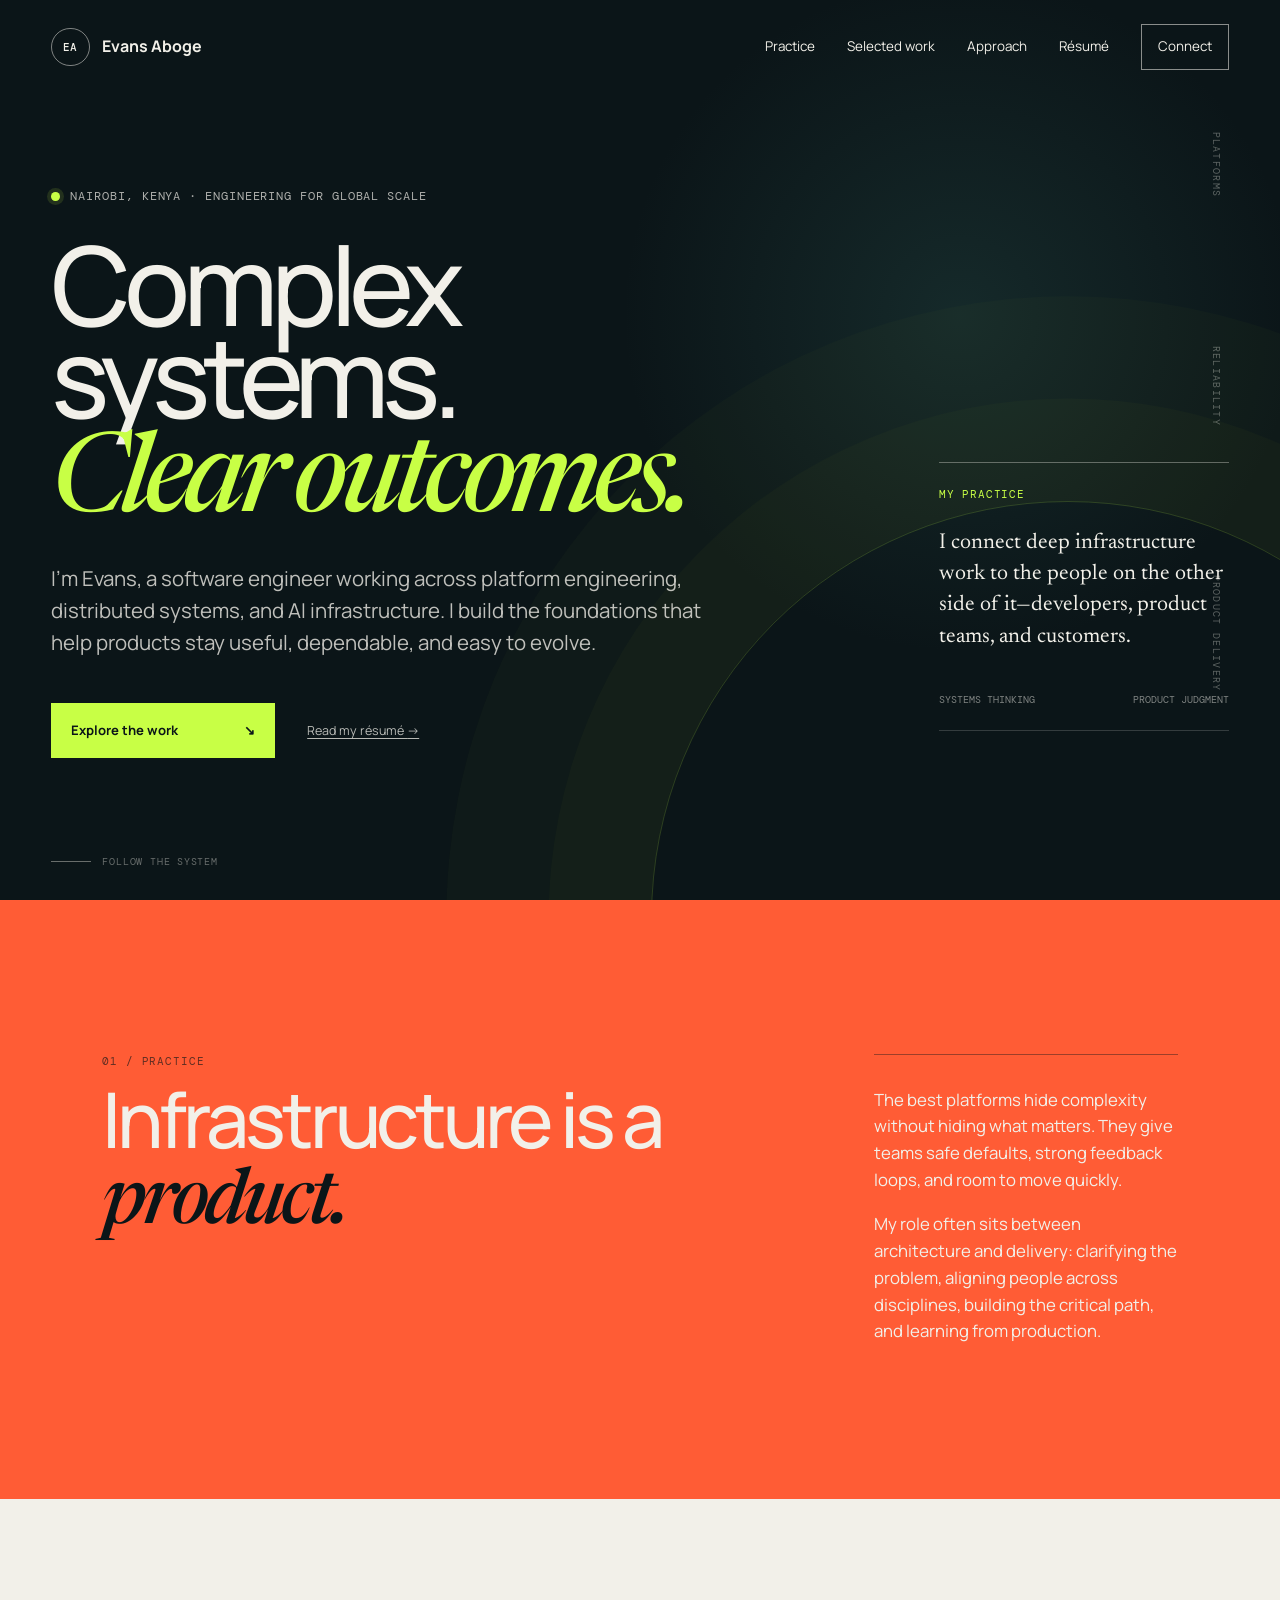
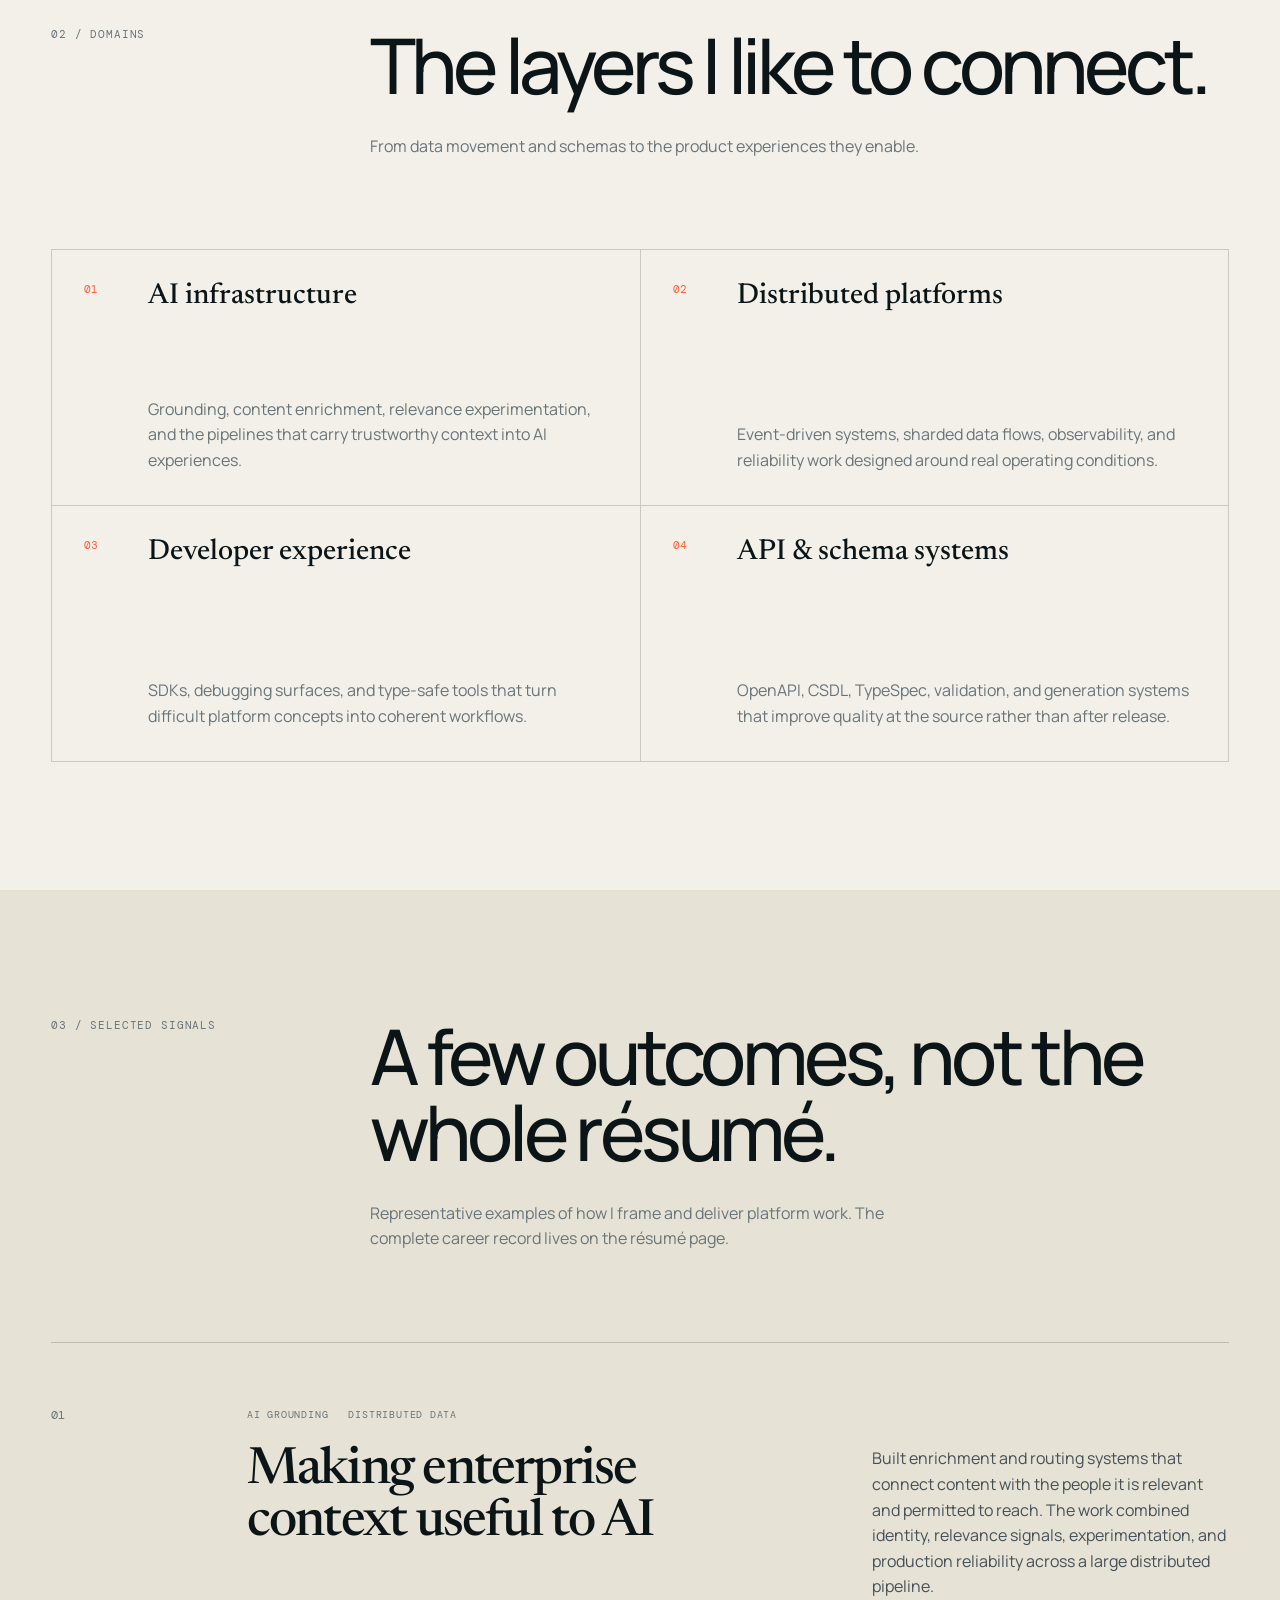
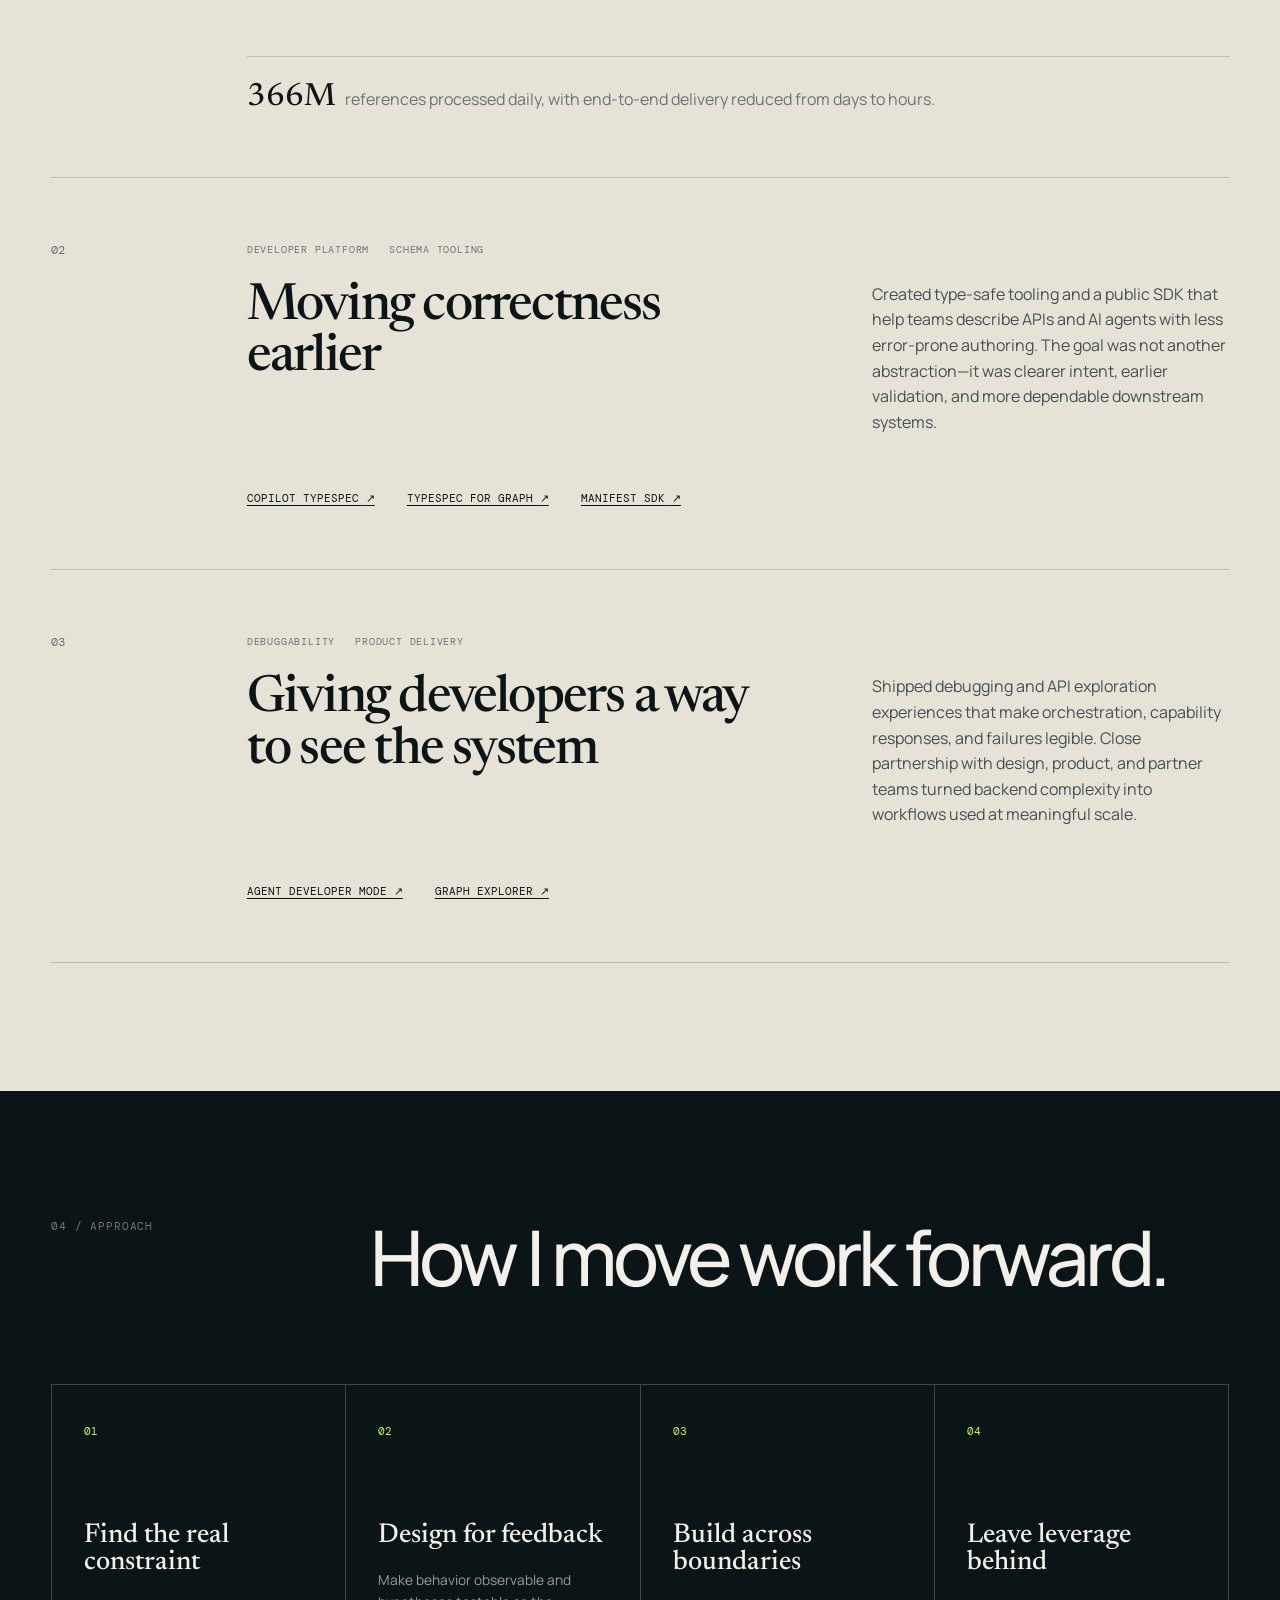
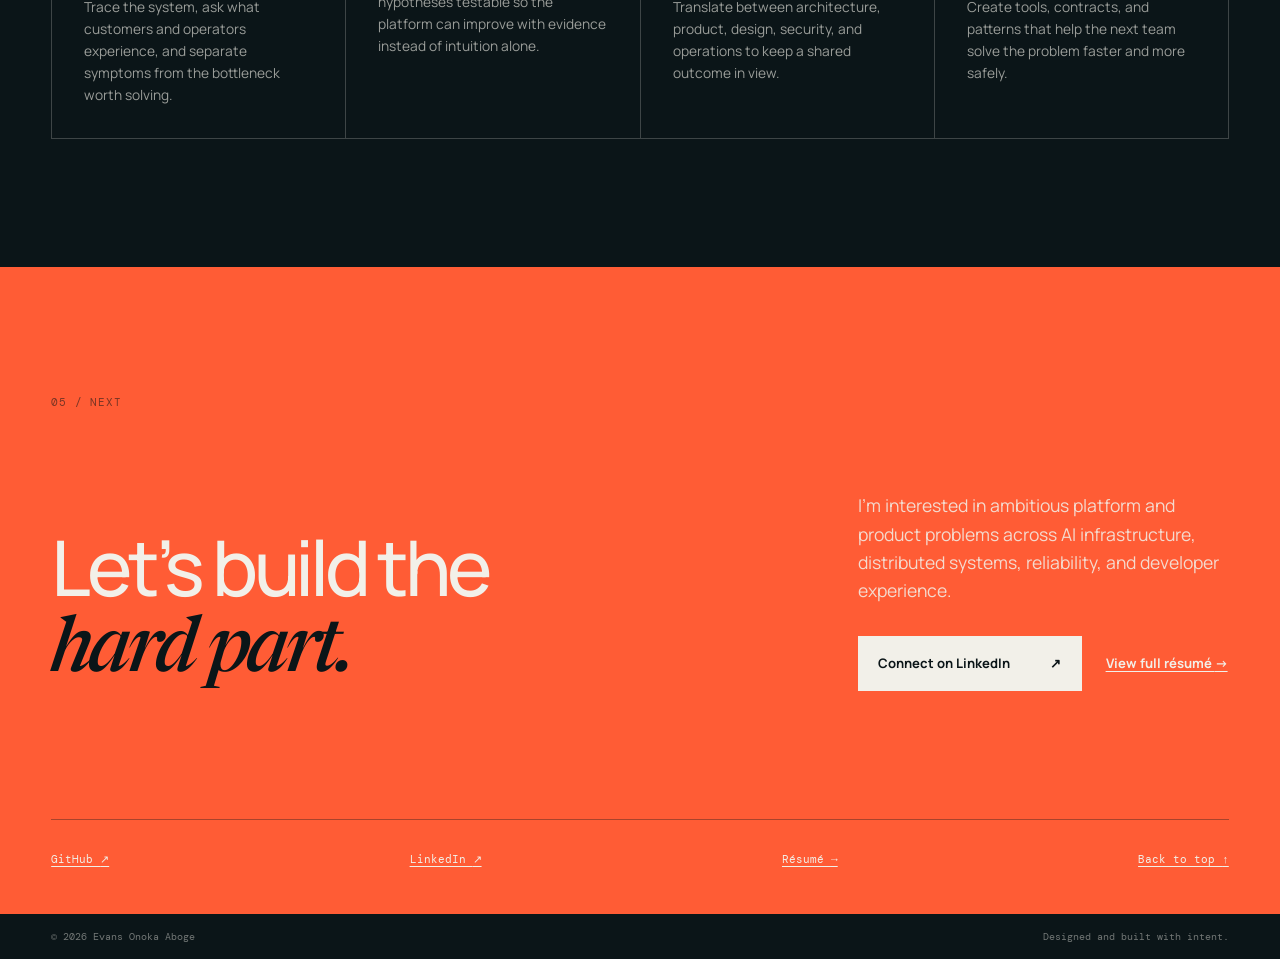
<file: index.html>
<!doctype html>
<html lang="en">
  <head>
    <meta charset="utf-8">
    <meta name="viewport" content="width=device-width, initial-scale=1">
    <meta name="theme-color" content="#0b1518">
    <meta name="description" content="Evans Onoka Aboge designs reliable AI infrastructure, distributed systems, and developer platforms that turn complex engineering into useful products.">
    <meta name="author" content="Evans Onoka Aboge">
    <meta property="og:type" content="website">
    <meta property="og:title" content="Evans Onoka Aboge — Platform engineer">
    <meta property="og:description" content="A portfolio about building dependable platforms for AI, APIs, and the developers who use them.">
    <meta property="og:url" content="https://onokaev.github.io/my-portfolio/">
    <meta property="og:image" content="https://onokaev.github.io/my-portfolio/social-card.svg">
    <meta name="twitter:card" content="summary_large_image">
    <link rel="canonical" href="https://onokaev.github.io/my-portfolio/">
    <link rel="icon" href="favicon.svg" type="image/svg+xml">
    <link rel="preconnect" href="https://fonts.googleapis.com">
    <link rel="preconnect" href="https://fonts.gstatic.com" crossorigin>
    <link href="https://fonts.googleapis.com/css2?family=DM+Mono:wght@400;500&amp;family=Manrope:wght@400;500;600;700&amp;family=Newsreader:opsz,wght@6..72,500&amp;display=swap" rel="stylesheet">
    <script>document.documentElement.classList.add("js");</script>
    <link rel="stylesheet" href="styles.css">
    <title>Evans Onoka Aboge — Platform engineer</title>
    <script type="application/ld+json">
      {
        "@context": "https://schema.org",
        "@type": "Person",
        "name": "Evans Onoka Aboge",
        "jobTitle": "Senior Software Engineer",
        "url": "https://onokaev.github.io/my-portfolio/",
        "sameAs": [
          "https://www.linkedin.com/in/evans-o-425620181",
          "https://github.com/Onokaev"
        ],
        "knowsAbout": ["AI infrastructure", "Distributed systems", "Developer platforms", "API tooling", "Reliability engineering"]
      }
    </script>
  </head>
  <body>
    <a class="skip-link" href="#main-content">Skip to main content</a>

    <header class="site-header">
      <a class="brand" href="./" aria-label="Evans Onoka Aboge, portfolio home">
        <span class="brand-mark" aria-hidden="true">EA</span>
        <span>Evans Aboge</span>
      </a>
      <button class="menu-toggle" type="button" aria-expanded="false" aria-controls="site-nav">
        <span class="sr-only">Toggle navigation</span>
        <span aria-hidden="true"></span>
        <span aria-hidden="true"></span>
      </button>
      <nav id="site-nav" class="site-nav" aria-label="Primary navigation">
        <a href="#practice">Practice</a>
        <a href="#work">Selected work</a>
        <a href="#approach">Approach</a>
        <a href="resume.html">Résumé</a>
        <a class="nav-cta" href="#contact">Connect</a>
      </nav>
    </header>

    <main id="main-content">
      <section class="hero" id="top" aria-labelledby="hero-title">
        <div class="hero-signal" aria-hidden="true">
          <span>PLATFORMS</span>
          <span>RELIABILITY</span>
          <span>PRODUCT DELIVERY</span>
        </div>
        <div class="hero-grid">
          <div class="hero-copy reveal">
            <p class="eyebrow"><span class="status-dot"></span> Nairobi, Kenya · Engineering for global scale</p>
            <h1 id="hero-title">Complex systems.<br><em>Clear outcomes.</em></h1>
            <p class="hero-intro">I’m Evans, a software engineer working across platform engineering, distributed systems, and AI infrastructure. I build the foundations that help products stay useful, dependable, and easy to evolve.</p>
            <div class="hero-actions">
              <a class="button button-primary" href="#work">Explore the work <span aria-hidden="true">↘</span></a>
              <a class="text-link" href="resume.html">Read my résumé <span aria-hidden="true">→</span></a>
            </div>
          </div>
          <aside class="hero-aside reveal" aria-label="Engineering perspective">
            <p class="mono-label">MY PRACTICE</p>
            <p>I connect deep infrastructure work to the people on the other side of it—developers, product teams, and customers.</p>
            <div class="hero-aside-footer">
              <span>SYSTEMS THINKING</span>
              <span>PRODUCT JUDGMENT</span>
            </div>
          </aside>
        </div>
        <div class="scroll-cue" aria-hidden="true"><span></span> Follow the system</div>
      </section>

      <section class="positioning" id="practice" aria-labelledby="practice-title">
        <div class="positioning-quote reveal">
          <p class="section-index">01 / PRACTICE</p>
          <h2 id="practice-title">Infrastructure is a <em>product.</em></h2>
        </div>
        <div class="positioning-copy reveal">
          <p>The best platforms hide complexity without hiding what matters. They give teams safe defaults, strong feedback loops, and room to move quickly.</p>
          <p>My role often sits between architecture and delivery: clarifying the problem, aligning people across disciplines, building the critical path, and learning from production.</p>
        </div>
      </section>

      <section class="capabilities" aria-labelledby="domains-title">
        <div class="section-heading reveal">
          <p class="section-index">02 / DOMAINS</p>
          <h2 id="domains-title">The layers I like to connect.</h2>
          <p>From data movement and schemas to the product experiences they enable.</p>
        </div>
        <div class="capability-grid">
          <article class="capability reveal">
            <span>01</span>
            <h3>AI infrastructure</h3>
            <p>Grounding, content enrichment, relevance experimentation, and the pipelines that carry trustworthy context into AI experiences.</p>
          </article>
          <article class="capability reveal">
            <span>02</span>
            <h3>Distributed platforms</h3>
            <p>Event-driven systems, sharded data flows, observability, and reliability work designed around real operating conditions.</p>
          </article>
          <article class="capability reveal">
            <span>03</span>
            <h3>Developer experience</h3>
            <p>SDKs, debugging surfaces, and type-safe tools that turn difficult platform concepts into coherent workflows.</p>
          </article>
          <article class="capability reveal">
            <span>04</span>
            <h3>API &amp; schema systems</h3>
            <p>OpenAPI, CSDL, TypeSpec, validation, and generation systems that improve quality at the source rather than after release.</p>
          </article>
        </div>
      </section>

      <section class="work" id="work" aria-labelledby="work-title">
        <div class="section-heading reveal">
          <p class="section-index">03 / SELECTED SIGNALS</p>
          <h2 id="work-title">A few outcomes, not the whole résumé.</h2>
          <p>Representative examples of how I frame and deliver platform work. The complete career record lives on the résumé page.</p>
        </div>
        <div class="case-list">
          <article class="case-card reveal">
            <div class="case-number">01</div>
            <div class="case-main">
              <div class="case-meta"><span>AI GROUNDING</span><span>DISTRIBUTED DATA</span></div>
              <h3>Making enterprise context useful to AI</h3>
              <p>Built enrichment and routing systems that connect content with the people it is relevant and permitted to reach. The work combined identity, relevance signals, experimentation, and production reliability across a large distributed pipeline.</p>
              <p class="case-signal"><strong>366M</strong> references processed daily, with end-to-end delivery reduced from days to hours.</p>
            </div>
          </article>
          <article class="case-card reveal">
            <div class="case-number">02</div>
            <div class="case-main">
              <div class="case-meta"><span>DEVELOPER PLATFORM</span><span>SCHEMA TOOLING</span></div>
              <h3>Moving correctness earlier</h3>
              <p>Created type-safe tooling and a public SDK that help teams describe APIs and AI agents with less error-prone authoring. The goal was not another abstraction—it was clearer intent, earlier validation, and more dependable downstream systems.</p>
              <div class="evidence-links" aria-label="Public examples">
                <a href="https://learn.microsoft.com/en-us/microsoft-365/copilot/extensibility/overview-typespec" target="_blank" rel="noreferrer">Copilot TypeSpec <span aria-hidden="true">↗</span></a>
                <a href="https://www.npmjs.com/package/@microsoft/typespec-msgraph?activeTab=readme" target="_blank" rel="noreferrer">TypeSpec for Graph <span aria-hidden="true">↗</span></a>
                <a href="https://www.nuget.org/packages/Microsoft.DeclarativeAgents.Manifest/5.0.0-rc.6" target="_blank" rel="noreferrer">Manifest SDK <span aria-hidden="true">↗</span></a>
              </div>
            </div>
          </article>
          <article class="case-card reveal">
            <div class="case-number">03</div>
            <div class="case-main">
              <div class="case-meta"><span>DEBUGGABILITY</span><span>PRODUCT DELIVERY</span></div>
              <h3>Giving developers a way to see the system</h3>
              <p>Shipped debugging and API exploration experiences that make orchestration, capability responses, and failures legible. Close partnership with design, product, and partner teams turned backend complexity into workflows used at meaningful scale.</p>
              <div class="evidence-links" aria-label="Public examples">
                <a href="https://learn.microsoft.com/en-us/microsoft-365/copilot/extensibility/debugging-agents-copilot-studio" target="_blank" rel="noreferrer">Agent Developer Mode <span aria-hidden="true">↗</span></a>
                <a href="https://developer.microsoft.com/en-us/graph/graph-explorer" target="_blank" rel="noreferrer">Graph Explorer <span aria-hidden="true">↗</span></a>
              </div>
            </div>
          </article>
        </div>
      </section>

      <section class="approach" id="approach" aria-labelledby="approach-title">
        <div class="section-heading reveal">
          <p class="section-index">04 / APPROACH</p>
          <h2 id="approach-title">How I move work forward.</h2>
        </div>
        <ol class="principle-grid">
          <li class="reveal"><span>01</span><h3>Find the real constraint</h3><p>Trace the system, ask what customers and operators experience, and separate symptoms from the bottleneck worth solving.</p></li>
          <li class="reveal"><span>02</span><h3>Design for feedback</h3><p>Make behavior observable and hypotheses testable so the platform can improve with evidence instead of intuition alone.</p></li>
          <li class="reveal"><span>03</span><h3>Build across boundaries</h3><p>Translate between architecture, product, design, security, and operations to keep a shared outcome in view.</p></li>
          <li class="reveal"><span>04</span><h3>Leave leverage behind</h3><p>Create tools, contracts, and patterns that help the next team solve the problem faster and more safely.</p></li>
        </ol>
      </section>

      <section class="contact" id="contact" aria-labelledby="contact-title">
        <p class="section-index reveal">05 / NEXT</p>
        <div class="contact-grid">
          <h2 id="contact-title" class="reveal">Let’s build the<br><em>hard part.</em></h2>
          <div class="contact-copy reveal">
            <p>I’m interested in ambitious platform and product problems across AI infrastructure, distributed systems, reliability, and developer experience.</p>
            <div class="contact-actions">
              <a class="button button-light" href="https://www.linkedin.com/in/evans-o-425620181" target="_blank" rel="noreferrer">Connect on LinkedIn <span aria-hidden="true">↗</span></a>
              <a class="contact-resume-link" href="resume.html">View full résumé <span aria-hidden="true">→</span></a>
            </div>
          </div>
        </div>
        <div class="contact-footer">
          <a href="https://github.com/Onokaev" target="_blank" rel="noreferrer">GitHub <span aria-hidden="true">↗</span></a>
          <a href="https://www.linkedin.com/in/evans-o-425620181" target="_blank" rel="noreferrer">LinkedIn <span aria-hidden="true">↗</span></a>
          <a href="resume.html">Résumé <span aria-hidden="true">→</span></a>
          <a href="#top">Back to top <span aria-hidden="true">↑</span></a>
        </div>
      </section>
    </main>

    <footer class="site-footer">
      <p>© <span id="year">2026</span> Evans Onoka Aboge</p>
      <p>Designed and built with intent.</p>
    </footer>
    <script src="script.js"></script>
  </body>
</html>
</file>
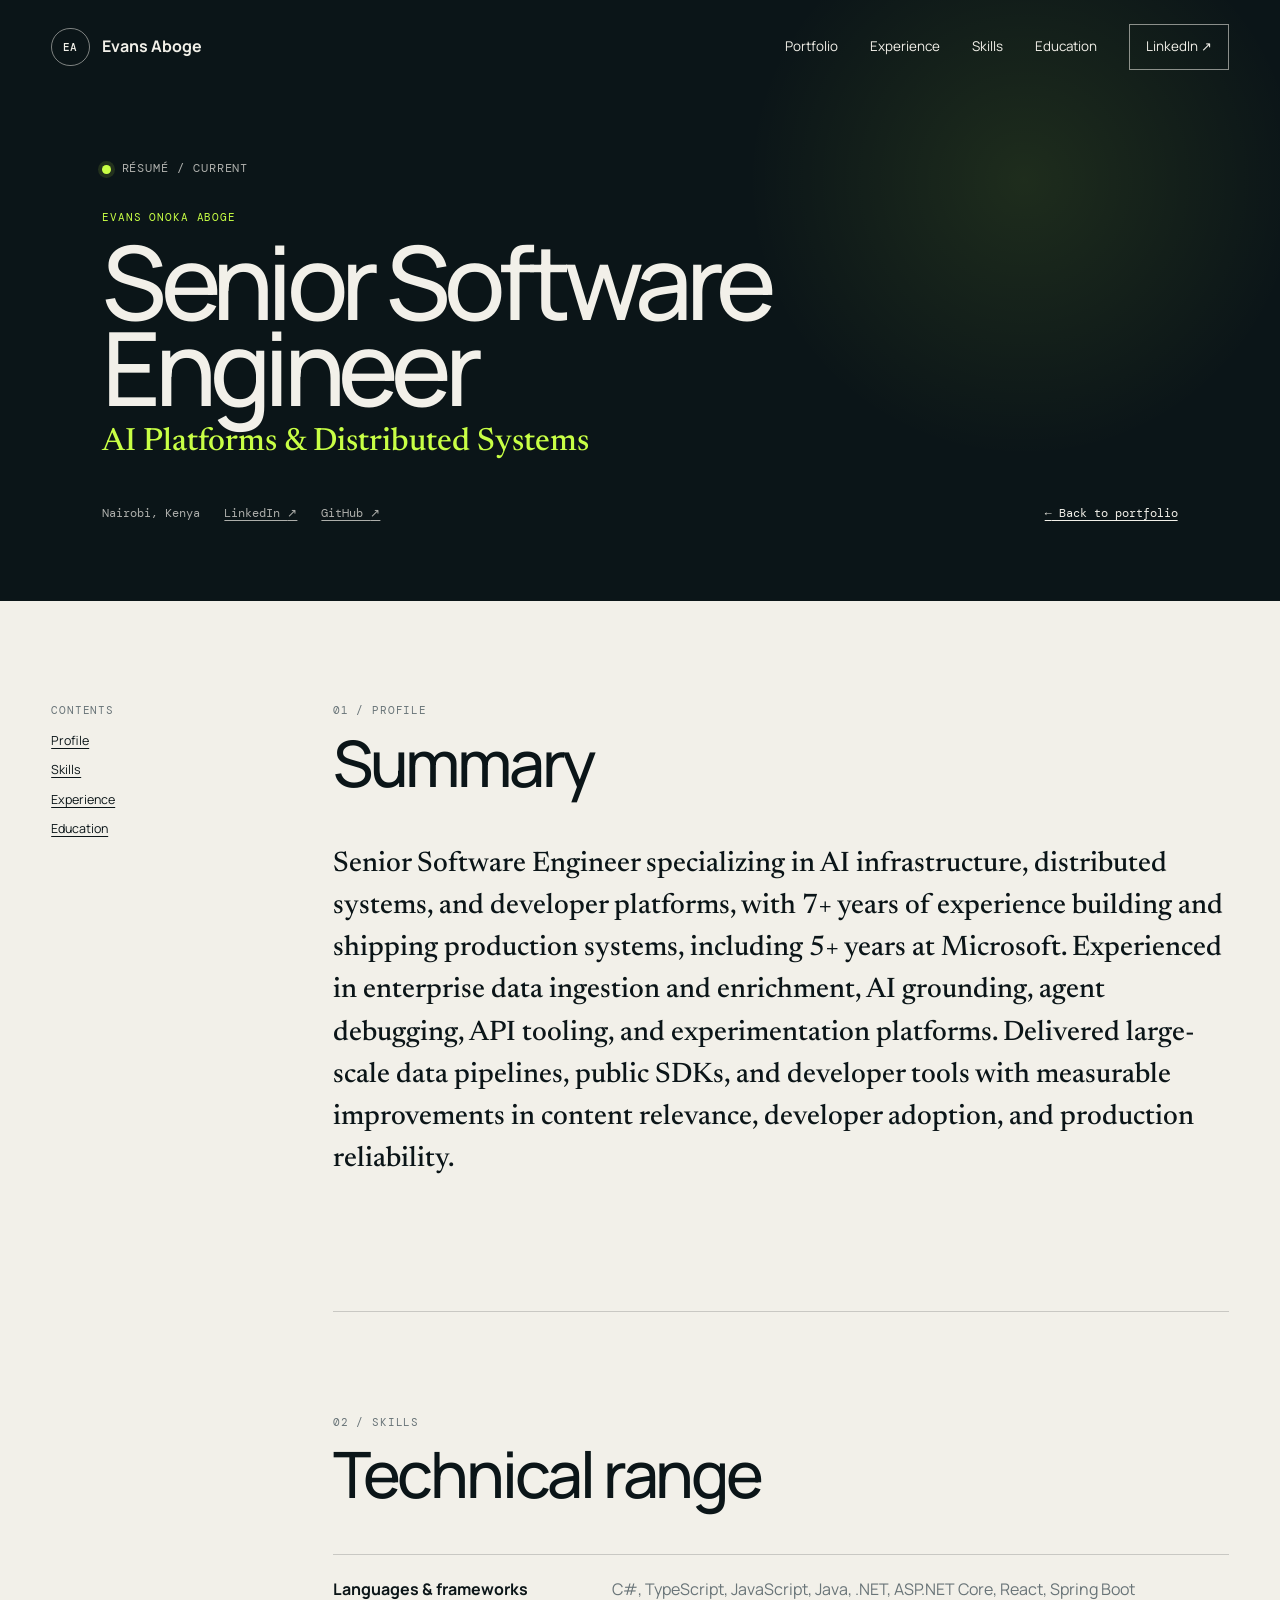
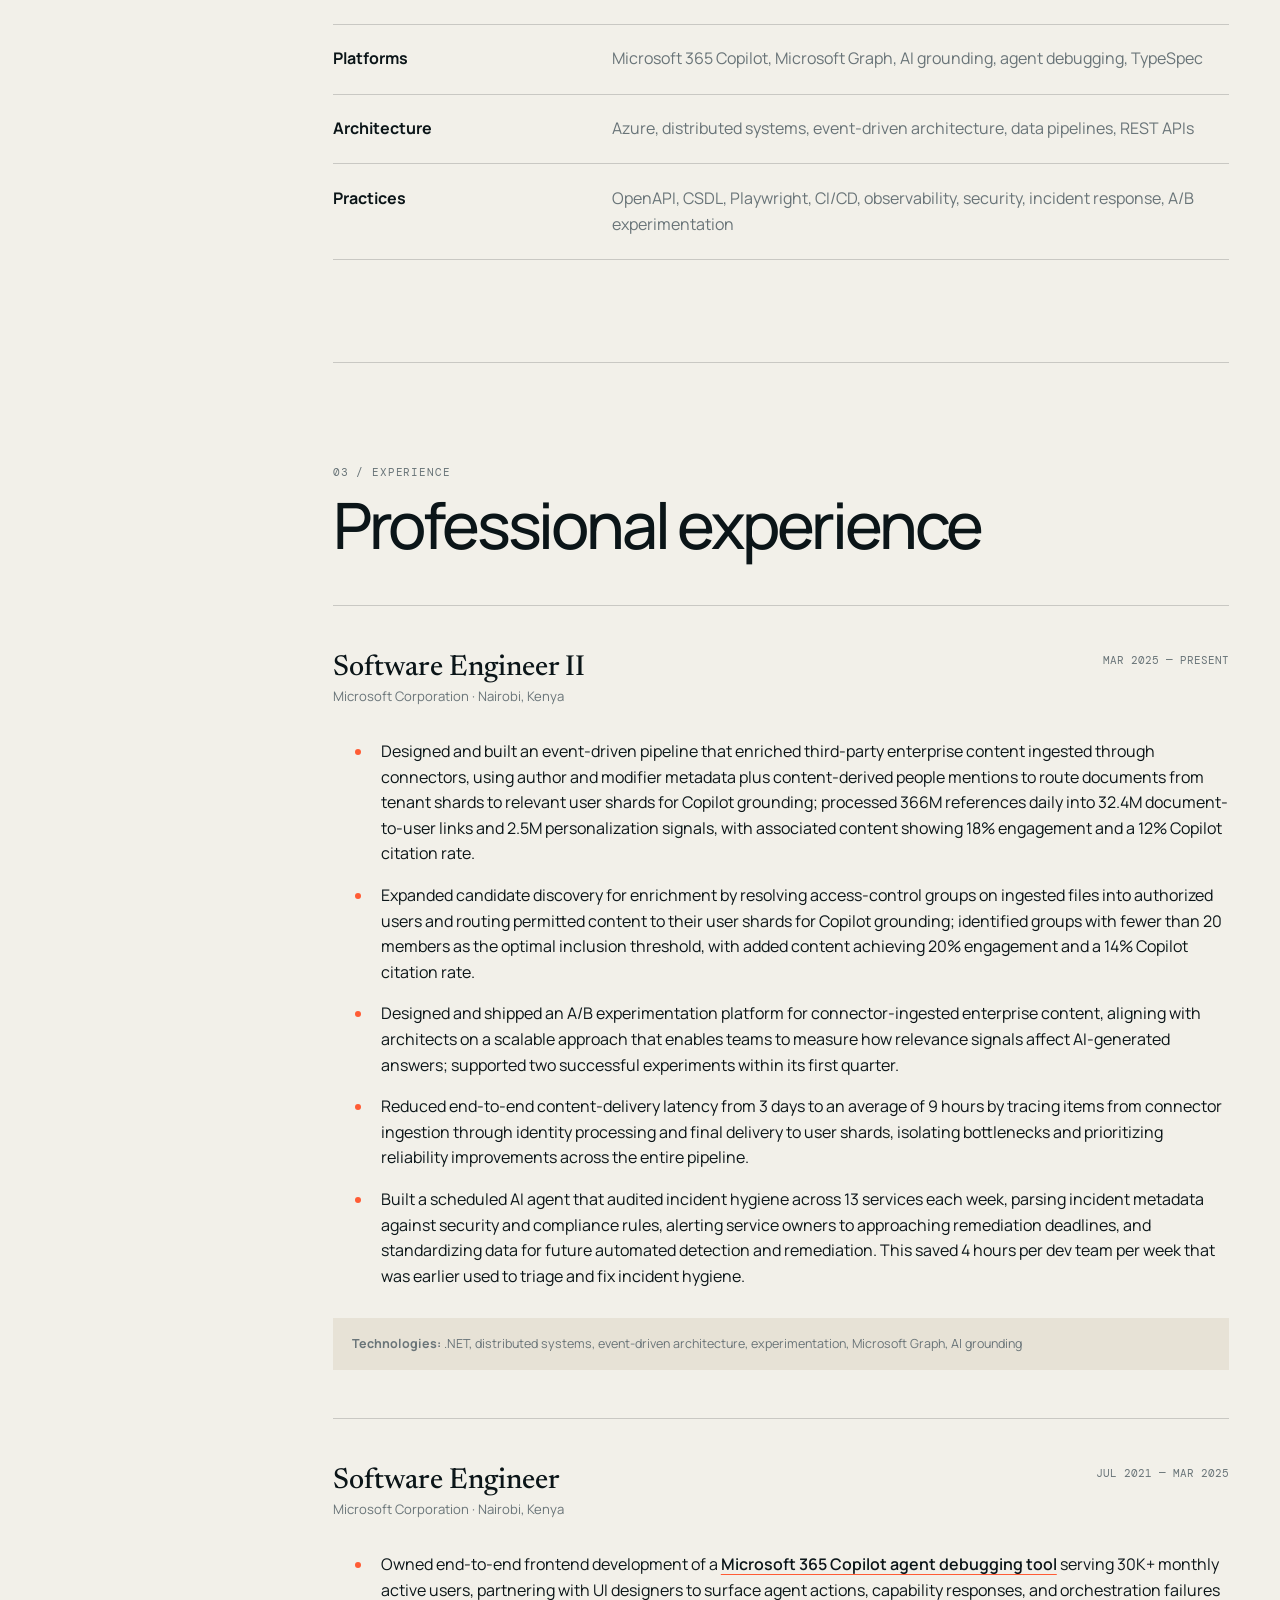
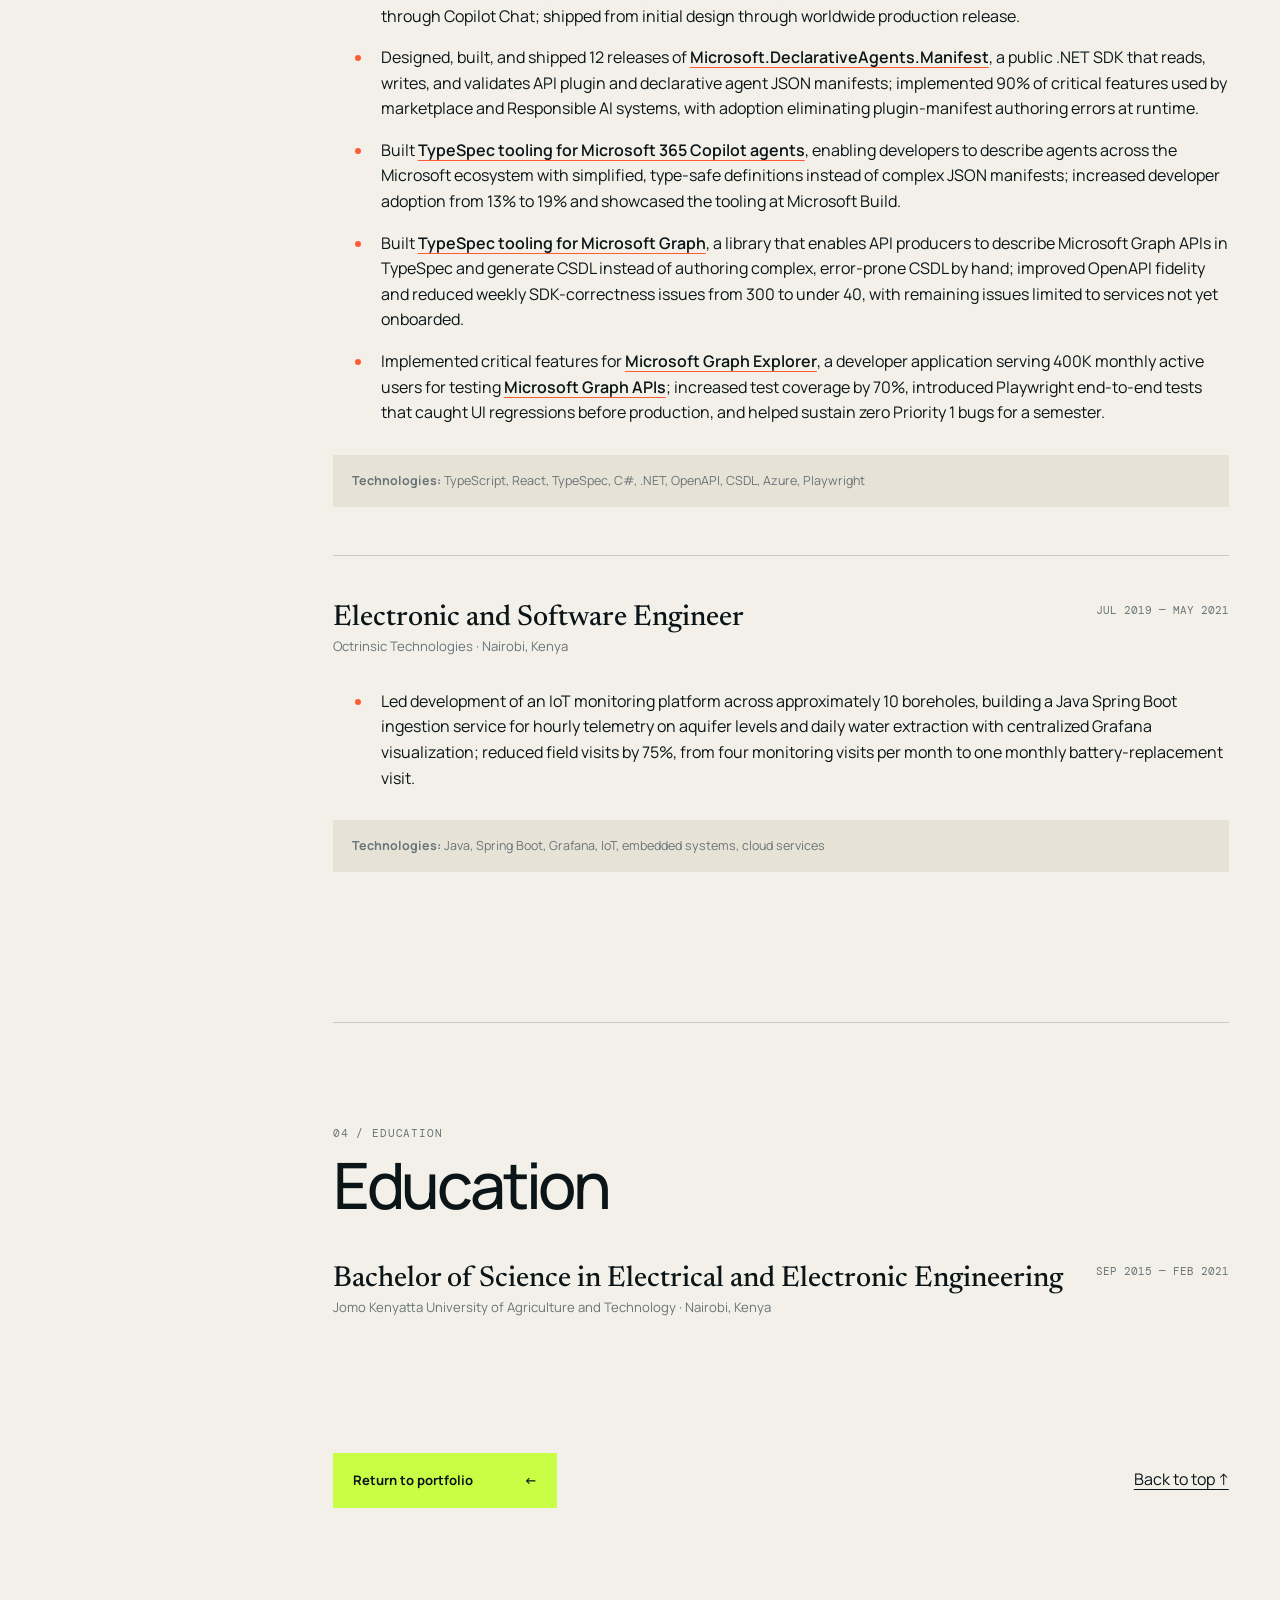
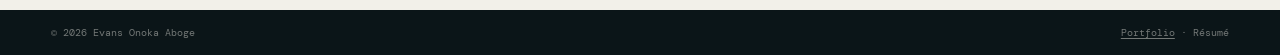
<file: resume.html>
<!doctype html>
<html lang="en">
  <head>
    <meta charset="utf-8">
    <meta name="viewport" content="width=device-width, initial-scale=1">
    <meta name="theme-color" content="#0b1518">
    <meta name="description" content="Résumé for Evans Onoka Aboge, Senior Software Engineer specializing in AI infrastructure, distributed systems, and developer platforms.">
    <meta name="author" content="Evans Onoka Aboge">
    <meta property="og:type" content="profile">
    <meta property="og:title" content="Résumé — Evans Onoka Aboge">
    <meta property="og:description" content="Experience, skills, and education spanning AI platforms, distributed systems, API tooling, and developer experience.">
    <meta property="og:url" content="https://onokaev.github.io/my-portfolio/resume.html">
    <meta property="og:image" content="https://onokaev.github.io/my-portfolio/social-card.svg">
    <meta name="twitter:card" content="summary_large_image">
    <link rel="canonical" href="https://onokaev.github.io/my-portfolio/resume.html">
    <link rel="icon" href="favicon.svg" type="image/svg+xml">
    <link rel="preconnect" href="https://fonts.googleapis.com">
    <link rel="preconnect" href="https://fonts.gstatic.com" crossorigin>
    <link href="https://fonts.googleapis.com/css2?family=DM+Mono:wght@400;500&amp;family=Manrope:wght@400;500;600;700&amp;family=Newsreader:opsz,wght@6..72,500&amp;display=swap" rel="stylesheet">
    <script>document.documentElement.classList.add("js");</script>
    <link rel="stylesheet" href="styles.css">
    <title>Résumé — Evans Onoka Aboge</title>
    <script type="application/ld+json">
      {
        "@context": "https://schema.org",
        "@type": "ProfilePage",
        "url": "https://onokaev.github.io/my-portfolio/resume.html",
        "mainEntity": {
          "@type": "Person",
          "name": "Evans Onoka Aboge",
          "jobTitle": "Senior Software Engineer",
          "sameAs": [
            "https://www.linkedin.com/in/evans-o-425620181",
            "https://github.com/Onokaev"
          ]
        }
      }
    </script>
  </head>
  <body class="resume-page">
    <a class="skip-link" href="#resume-content">Skip to résumé content</a>

    <header class="site-header">
      <a class="brand" href="./" aria-label="Back to Evans Onoka Aboge's portfolio">
        <span class="brand-mark" aria-hidden="true">EA</span>
        <span>Evans Aboge</span>
      </a>
      <button class="menu-toggle" type="button" aria-expanded="false" aria-controls="site-nav">
        <span class="sr-only">Toggle navigation</span>
        <span aria-hidden="true"></span>
        <span aria-hidden="true"></span>
      </button>
      <nav id="site-nav" class="site-nav" aria-label="Résumé navigation">
        <a href="./">Portfolio</a>
        <a href="#experience">Experience</a>
        <a href="#skills">Skills</a>
        <a href="#education">Education</a>
        <a class="nav-cta" href="https://www.linkedin.com/in/evans-o-425620181" target="_blank" rel="noreferrer">LinkedIn <span aria-hidden="true">↗</span></a>
      </nav>
    </header>

    <main id="resume-content">
      <section class="resume-hero" aria-labelledby="resume-title">
        <div class="resume-hero-inner">
          <p class="eyebrow"><span class="status-dot"></span> Résumé / Current</p>
          <p class="mono-label">EVANS ONOKA ABOGE</p>
          <h1 id="resume-title">Senior Software Engineer</h1>
          <p class="resume-deck">AI Platforms &amp; Distributed Systems</p>
          <div class="resume-contact" aria-label="Professional profiles and location">
            <span>Nairobi, Kenya</span>
            <a href="https://www.linkedin.com/in/evans-o-425620181" target="_blank" rel="noreferrer">LinkedIn <span aria-hidden="true">↗</span></a>
            <a href="https://github.com/Onokaev" target="_blank" rel="noreferrer">GitHub <span aria-hidden="true">↗</span></a>
          </div>
          <a class="resume-back" href="./"><span aria-hidden="true">←</span> Back to portfolio</a>
        </div>
      </section>

      <div class="resume-layout">
        <aside class="resume-rail" aria-label="Résumé sections">
          <p class="section-index">CONTENTS</p>
          <nav>
            <a href="#summary">Profile</a>
            <a href="#skills">Skills</a>
            <a href="#experience">Experience</a>
            <a href="#education">Education</a>
          </nav>
        </aside>

        <div class="resume-main">
          <section class="resume-section" id="summary" aria-labelledby="summary-title">
            <p class="section-index">01 / PROFILE</p>
            <h2 id="summary-title">Summary</h2>
            <p class="resume-summary">Senior Software Engineer specializing in AI infrastructure, distributed systems, and developer platforms, with 7+ years of experience building and shipping production systems, including 5+ years at Microsoft. Experienced in enterprise data ingestion and enrichment, AI grounding, agent debugging, API tooling, and experimentation platforms. Delivered large-scale data pipelines, public SDKs, and developer tools with measurable improvements in content relevance, developer adoption, and production reliability.</p>
          </section>

          <section class="resume-section" id="skills" aria-labelledby="skills-title">
            <p class="section-index">02 / SKILLS</p>
            <h2 id="skills-title">Technical range</h2>
            <dl class="skill-list">
              <div><dt>Languages &amp; frameworks</dt><dd>C#, TypeScript, JavaScript, Java, .NET, ASP.NET Core, React, Spring Boot</dd></div>
              <div><dt>Platforms</dt><dd>Microsoft 365 Copilot, Microsoft Graph, AI grounding, agent debugging, TypeSpec</dd></div>
              <div><dt>Architecture</dt><dd>Azure, distributed systems, event-driven architecture, data pipelines, REST APIs</dd></div>
              <div><dt>Practices</dt><dd>OpenAPI, CSDL, Playwright, CI/CD, observability, security, incident response, A/B experimentation</dd></div>
            </dl>
          </section>

          <section class="resume-section" id="experience" aria-labelledby="experience-title">
            <p class="section-index">03 / EXPERIENCE</p>
            <h2 id="experience-title">Professional experience</h2>

            <article class="resume-role">
              <header>
                <div>
                  <h3>Software Engineer II</h3>
                  <p>Microsoft Corporation · Nairobi, Kenya</p>
                </div>
                <p class="resume-date">MAR 2025 — PRESENT</p>
              </header>
              <ul>
                <li>Designed and built an event-driven pipeline that enriched third-party enterprise content ingested through connectors, using author and modifier metadata plus content-derived people mentions to route documents from tenant shards to relevant user shards for Copilot grounding; processed 366M references daily into 32.4M document-to-user links and 2.5M personalization signals, with associated content showing 18% engagement and a 12% Copilot citation rate.</li>
                <li>Expanded candidate discovery for enrichment by resolving access-control groups on ingested files into authorized users and routing permitted content to their user shards for Copilot grounding; identified groups with fewer than 20 members as the optimal inclusion threshold, with added content achieving 20% engagement and a 14% Copilot citation rate.</li>
                <li>Designed and shipped an A/B experimentation platform for connector-ingested enterprise content, aligning with architects on a scalable approach that enables teams to measure how relevance signals affect AI-generated answers; supported two successful experiments within its first quarter.</li>
                <li>Reduced end-to-end content-delivery latency from 3 days to an average of 9 hours by tracing items from connector ingestion through identity processing and final delivery to user shards, isolating bottlenecks and prioritizing reliability improvements across the entire pipeline.</li>
                <li>Built a scheduled AI agent that audited incident hygiene across 13 services each week, parsing incident metadata against security and compliance rules, alerting service owners to approaching remediation deadlines, and standardizing data for future automated detection and remediation. This saved 4 hours per dev team per week that was earlier used to triage and fix incident hygiene.</li>
              </ul>
              <p class="resume-tech"><strong>Technologies:</strong> .NET, distributed systems, event-driven architecture, experimentation, Microsoft Graph, AI grounding</p>
            </article>

            <article class="resume-role">
              <header>
                <div>
                  <h3>Software Engineer</h3>
                  <p>Microsoft Corporation · Nairobi, Kenya</p>
                </div>
                <p class="resume-date">JUL 2021 — MAR 2025</p>
              </header>
              <ul>
                <li>Owned end-to-end frontend development of a <a href="https://learn.microsoft.com/en-us/microsoft-365/copilot/extensibility/debugging-agents-copilot-studio" target="_blank" rel="noreferrer">Microsoft 365 Copilot agent debugging tool</a> serving 30K+ monthly active users, partnering with UI designers to surface agent actions, capability responses, and orchestration failures through Copilot Chat; shipped from initial design through worldwide production release.</li>
                <li>Designed, built, and shipped 12 releases of <a href="https://www.nuget.org/packages/Microsoft.DeclarativeAgents.Manifest/5.0.0-rc.6" target="_blank" rel="noreferrer">Microsoft.DeclarativeAgents.Manifest</a>, a public .NET SDK that reads, writes, and validates API plugin and declarative agent JSON manifests; implemented 90% of critical features used by marketplace and Responsible AI systems, with adoption eliminating plugin-manifest authoring errors at runtime.</li>
                <li>Built <a href="https://learn.microsoft.com/en-us/microsoft-365/copilot/extensibility/overview-typespec" target="_blank" rel="noreferrer">TypeSpec tooling for Microsoft 365 Copilot agents</a>, enabling developers to describe agents across the Microsoft ecosystem with simplified, type-safe definitions instead of complex JSON manifests; increased developer adoption from 13% to 19% and showcased the tooling at Microsoft Build.</li>
                <li>Built <a href="https://www.npmjs.com/package/@microsoft/typespec-msgraph?activeTab=readme" target="_blank" rel="noreferrer">TypeSpec tooling for Microsoft Graph</a>, a library that enables API producers to describe Microsoft Graph APIs in TypeSpec and generate CSDL instead of authoring complex, error-prone CSDL by hand; improved OpenAPI fidelity and reduced weekly SDK-correctness issues from 300 to under 40, with remaining issues limited to services not yet onboarded.</li>
                <li>Implemented critical features for <a href="https://github.com/microsoftgraph/microsoft-graph-explorer-v4" target="_blank" rel="noreferrer">Microsoft Graph Explorer</a>, a developer application serving 400K monthly active users for testing <a href="https://developer.microsoft.com/en-us/graph/graph-explorer" target="_blank" rel="noreferrer">Microsoft Graph APIs</a>; increased test coverage by 70%, introduced Playwright end-to-end tests that caught UI regressions before production, and helped sustain zero Priority 1 bugs for a semester.</li>
              </ul>
              <p class="resume-tech"><strong>Technologies:</strong> TypeScript, React, TypeSpec, C#, .NET, OpenAPI, CSDL, Azure, Playwright</p>
            </article>

            <article class="resume-role">
              <header>
                <div>
                  <h3>Electronic and Software Engineer</h3>
                  <p>Octrinsic Technologies · Nairobi, Kenya</p>
                </div>
                <p class="resume-date">JUL 2019 — MAY 2021</p>
              </header>
              <ul>
                <li>Led development of an IoT monitoring platform across approximately 10 boreholes, building a Java Spring Boot ingestion service for hourly telemetry on aquifer levels and daily water extraction with centralized Grafana visualization; reduced field visits by 75%, from four monitoring visits per month to one monthly battery-replacement visit.</li>
              </ul>
              <p class="resume-tech"><strong>Technologies:</strong> Java, Spring Boot, Grafana, IoT, embedded systems, cloud services</p>
            </article>
          </section>

          <section class="resume-section" id="education" aria-labelledby="education-title">
            <p class="section-index">04 / EDUCATION</p>
            <h2 id="education-title">Education</h2>
            <article class="resume-education">
              <div>
                <h3>Bachelor of Science in Electrical and Electronic Engineering</h3>
                <p>Jomo Kenyatta University of Agriculture and Technology · Nairobi, Kenya</p>
              </div>
              <p class="resume-date">SEP 2015 — FEB 2021</p>
            </article>
          </section>

          <nav class="resume-end-nav" aria-label="End of résumé">
            <a class="button button-primary" href="./">Return to portfolio <span aria-hidden="true">←</span></a>
            <a href="#resume-content">Back to top <span aria-hidden="true">↑</span></a>
          </nav>
        </div>
      </div>
    </main>

    <footer class="site-footer">
      <p>© <span id="year">2026</span> Evans Onoka Aboge</p>
      <p><a href="./">Portfolio</a> · Résumé</p>
    </footer>
    <script src="script.js"></script>
  </body>
</html>
</file>
<file: styles.css>
:root {
  --ink: #0b1518;
  --paper: #f2f0e9;
  --paper-warm: #e7e2d6;
  --lime: #c8ff45;
  --orange: #ff5c35;
  --muted: #697478;
  --line: rgba(11, 21, 24, 0.18);
  --serif: "Newsreader", Georgia, serif;
  --sans: "Manrope", Arial, sans-serif;
  --mono: "DM Mono", monospace;
}

* {
  box-sizing: border-box;
}

html {
  scroll-behavior: smooth;
}

body {
  margin: 0;
  color: var(--ink);
  background: var(--paper);
  font-family: var(--sans);
  font-size: 16px;
  line-height: 1.6;
  -webkit-font-smoothing: antialiased;
}

a {
  color: inherit;
  text-decoration-thickness: 1px;
  text-underline-offset: 0.25em;
}

button,
a {
  -webkit-tap-highlight-color: transparent;
}

:focus-visible {
  outline: 3px solid var(--orange);
  outline-offset: 4px;
}

.skip-link {
  position: fixed;
  top: 1rem;
  left: 1rem;
  z-index: 1000;
  padding: 0.75rem 1rem;
  color: var(--paper);
  background: var(--ink);
  transform: translateY(-200%);
}

.skip-link:focus {
  transform: translateY(0);
}

.sr-only {
  position: absolute;
  width: 1px;
  height: 1px;
  padding: 0;
  margin: -1px;
  overflow: hidden;
  clip: rect(0, 0, 0, 0);
  white-space: nowrap;
  border: 0;
}

.site-header {
  position: absolute;
  top: 0;
  left: 0;
  z-index: 100;
  display: flex;
  width: 100%;
  max-width: 1600px;
  align-items: center;
  justify-content: space-between;
  padding: 1.5rem clamp(1.25rem, 4vw, 4.5rem);
  color: var(--paper);
}

.brand {
  display: flex;
  align-items: center;
  gap: 0.75rem;
  font-weight: 700;
  text-decoration: none;
}

.brand-mark {
  display: grid;
  width: 2.4rem;
  height: 2.4rem;
  place-items: center;
  border: 1px solid rgba(242, 240, 233, 0.5);
  border-radius: 50%;
  font: 500 0.68rem var(--mono);
}

.site-nav {
  display: flex;
  align-items: center;
  gap: clamp(1.25rem, 2.5vw, 2.75rem);
  font-size: 0.84rem;
}

.site-nav a {
  text-decoration: none;
}

.site-nav > a:not(.nav-cta):hover {
  color: var(--lime);
}

.nav-cta {
  padding: 0.7rem 1rem;
  border: 1px solid rgba(242, 240, 233, 0.55);
}

.nav-cta:hover {
  color: var(--ink);
  background: var(--lime);
  border-color: var(--lime);
}

.js .menu-toggle {
  display: none;
}

.hero {
  position: relative;
  min-height: 100svh;
  overflow: hidden;
  padding: clamp(8rem, 15vh, 11rem) clamp(1.25rem, 4vw, 4.5rem) 3rem;
  color: var(--paper);
  background:
    radial-gradient(circle at 75% 35%, rgba(52, 103, 96, 0.25), transparent 30%),
    var(--ink);
}

.hero::after {
  position: absolute;
  right: -16vw;
  bottom: -34vw;
  width: 65vw;
  height: 65vw;
  content: "";
  border: 1px solid rgba(200, 255, 69, 0.18);
  border-radius: 50%;
  box-shadow:
    0 0 0 8vw rgba(200, 255, 69, 0.025),
    0 0 0 16vw rgba(200, 255, 69, 0.018);
  pointer-events: none;
}

.hero-signal {
  position: absolute;
  top: 45%;
  right: -13.5rem;
  display: flex;
  width: 35rem;
  justify-content: space-between;
  color: rgba(242, 240, 233, 0.35);
  font: 0.63rem var(--mono);
  letter-spacing: 0.13em;
  transform: rotate(90deg);
}

.hero-grid {
  position: relative;
  z-index: 1;
  display: grid;
  min-height: calc(100svh - 14rem);
  max-width: 1450px;
  grid-template-columns: minmax(0, 2.2fr) minmax(18rem, 0.8fr);
  gap: clamp(3rem, 7vw, 9rem);
  align-items: center;
  margin: auto;
}

.eyebrow,
.section-index,
.mono-label,
.case-meta,
.timeline-date {
  font-family: var(--mono);
  letter-spacing: 0.08em;
}

.eyebrow {
  display: flex;
  align-items: center;
  gap: 0.65rem;
  margin: 0 0 2rem;
  color: rgba(242, 240, 233, 0.7);
  font-size: 0.72rem;
  text-transform: uppercase;
}

.status-dot {
  width: 0.55rem;
  height: 0.55rem;
  border-radius: 50%;
  background: var(--lime);
  box-shadow: 0 0 0 0.25rem rgba(200, 255, 69, 0.12);
}

h1,
h2,
h3,
p {
  margin-top: 0;
}

h1 {
  max-width: 1050px;
  margin-bottom: 2rem;
  font-size: clamp(4rem, 8.6vw, 9.5rem);
  font-weight: 500;
  letter-spacing: -0.065em;
  line-height: 0.84;
}

h1 em,
h2 em {
  color: var(--lime);
  font-family: var(--serif);
  font-weight: 500;
}

.hero-intro {
  max-width: 43rem;
  color: rgba(242, 240, 233, 0.78);
  font-size: clamp(1.1rem, 1.6vw, 1.45rem);
  line-height: 1.55;
}

.hero-actions {
  display: flex;
  align-items: center;
  gap: 2rem;
  margin-top: 2.8rem;
}

.button {
  display: inline-flex;
  align-items: center;
  justify-content: space-between;
  gap: 2rem;
  min-width: 14rem;
  padding: 1rem 1.2rem;
  border: 1px solid;
  font-size: 0.82rem;
  font-weight: 700;
  text-decoration: none;
  transition: transform 180ms ease, color 180ms ease, background 180ms ease;
}

.button:hover {
  transform: translateY(-3px);
}

.button-primary {
  color: var(--ink);
  background: var(--lime);
  border-color: var(--lime);
}

.text-link {
  color: rgba(242, 240, 233, 0.75);
  font-size: 0.78rem;
}

.hero-aside {
  align-self: end;
  margin-bottom: 5rem;
  padding: 1.5rem 0;
  border-top: 1px solid rgba(242, 240, 233, 0.35);
  border-bottom: 1px solid rgba(242, 240, 233, 0.18);
}

.mono-label {
  color: var(--lime);
  font-size: 0.66rem;
}

.hero-aside > p:nth-child(2) {
  margin: 1.5rem 0 2.5rem;
  font-family: var(--serif);
  font-size: 1.35rem;
  line-height: 1.45;
}

.hero-aside-footer {
  display: flex;
  justify-content: space-between;
  color: rgba(242, 240, 233, 0.5);
  font: 0.63rem var(--mono);
}

.scroll-cue {
  position: absolute;
  bottom: 2rem;
  left: clamp(1.25rem, 4vw, 4.5rem);
  display: flex;
  align-items: center;
  gap: 0.7rem;
  color: rgba(242, 240, 233, 0.4);
  font: 0.62rem var(--mono);
  letter-spacing: 0.08em;
  text-transform: uppercase;
}

.scroll-cue span {
  width: 2.5rem;
  height: 1px;
  background: currentColor;
}

.impact,
.work,
.experience,
.capabilities,
.approach {
  padding: clamp(5rem, 10vw, 10rem) clamp(1.25rem, 4vw, 4.5rem);
}

.section-heading {
  display: grid;
  max-width: 1450px;
  grid-template-columns: 1fr 3fr;
  gap: 2rem;
  margin: 0 auto clamp(3.5rem, 7vw, 7rem);
}

.section-index {
  color: var(--muted);
  font-size: 0.66rem;
}

.section-heading h2,
.positioning h2,
.contact h2 {
  margin-bottom: 0;
  font-size: clamp(2.75rem, 6vw, 6.5rem);
  font-weight: 500;
  letter-spacing: -0.055em;
  line-height: 0.98;
}

.section-heading > p:last-child {
  grid-column: 2;
  max-width: 35rem;
  margin-bottom: 0;
  color: var(--muted);
}

.metric-grid {
  display: grid;
  max-width: 1450px;
  grid-template-columns: repeat(4, 1fr);
  margin: auto;
  border-top: 1px solid var(--line);
  border-bottom: 1px solid var(--line);
}

.metric {
  min-height: 20rem;
  padding: 2rem clamp(1rem, 2vw, 2rem);
  border-right: 1px solid var(--line);
}

.metric:last-child {
  border-right: 0;
}

.metric-value {
  margin-bottom: 4.5rem;
  font-size: clamp(2.2rem, 4vw, 4.2rem);
  font-weight: 600;
  letter-spacing: -0.06em;
  line-height: 1;
}

.metric-value span {
  color: var(--orange);
  font-family: var(--serif);
  font-size: 0.56em;
}

.metric-label {
  margin-bottom: 0.75rem;
  font-weight: 700;
}

.metric-context {
  max-width: 17rem;
  color: var(--muted);
  font-size: 0.8rem;
}

.positioning {
  display: grid;
  grid-template-columns: 1.7fr 0.8fr;
  gap: clamp(3rem, 10vw, 10rem);
  padding: clamp(6rem, 12vw, 13rem) clamp(1.25rem, 8vw, 10rem);
  color: var(--paper);
  background: var(--orange);
}

.positioning .section-index {
  color: rgba(11, 21, 24, 0.65);
}

.positioning h2 em {
  color: var(--ink);
}

.positioning-copy {
  align-self: end;
  padding-top: 2rem;
  border-top: 1px solid rgba(11, 21, 24, 0.4);
  font-size: 1.05rem;
}

.positioning-copy p:last-child {
  margin-bottom: 0;
}

.work {
  background: var(--paper-warm);
}

.case-list {
  max-width: 1450px;
  margin: auto;
  border-top: 1px solid var(--line);
}

.case-card {
  display: grid;
  grid-template-columns: minmax(3rem, 0.5fr) 3fr;
  gap: 2rem;
  padding: clamp(2.5rem, 5vw, 5rem) 0;
  border-bottom: 1px solid var(--line);
}

.case-number {
  color: var(--muted);
  font: 0.75rem var(--mono);
}

.case-main {
  display: grid;
  grid-template-columns: 1.5fr 1fr;
  column-gap: clamp(2rem, 7vw, 8rem);
}

.case-meta {
  display: flex;
  grid-column: 1 / -1;
  gap: 1.25rem;
  margin-bottom: 1.5rem;
  color: var(--muted);
  font-size: 0.62rem;
}

.case-main h3 {
  max-width: 50rem;
  margin-bottom: 1.5rem;
  font-family: var(--serif);
  font-size: clamp(2rem, 4vw, 4rem);
  font-weight: 500;
  letter-spacing: -0.035em;
  line-height: 1;
}

.case-main > p {
  grid-column: 2;
  grid-row: 2 / span 2;
  color: #445055;
}

.case-outcomes {
  display: grid;
  grid-column: 1 / -1;
  grid-template-columns: repeat(4, 1fr);
  gap: 1px;
  margin-top: 3rem;
  background: var(--line);
  border: 1px solid var(--line);
}

.case-outcomes div {
  padding: 1.5rem;
  background: var(--paper-warm);
}

.case-outcomes strong,
.case-outcomes span {
  display: block;
}

.case-outcomes strong {
  margin-bottom: 0.35rem;
  font-size: 1.7rem;
}

.case-outcomes span {
  color: var(--muted);
  font: 0.62rem var(--mono);
}

.case-main .case-note {
  grid-column: 1 / -1;
  grid-row: auto;
  max-width: 65rem;
  margin: 1.5rem 0 0;
  padding-left: 1rem;
  border-left: 3px solid var(--orange);
  font-size: 0.83rem;
}

.case-main .case-signal {
  grid-column: 1 / -1;
  grid-row: auto;
  margin: 2.5rem 0 0;
  padding-top: 1.5rem;
  border-top: 1px solid var(--line);
  color: var(--muted);
}

.case-signal strong {
  margin-right: 0.4rem;
  color: var(--ink);
  font: 500 2rem var(--serif);
}

.evidence-links {
  display: flex;
  grid-column: 1 / -1;
  flex-wrap: wrap;
  gap: 1rem 2rem;
  margin-top: 2.5rem;
}

.evidence-links a {
  font: 0.68rem var(--mono);
  text-transform: uppercase;
}

.evidence-links a:hover {
  color: #b83213;
}

.experience {
  color: var(--paper);
  background: var(--ink);
}

.experience .section-index,
.experience .timeline-date {
  color: rgba(242, 240, 233, 0.45);
}

.timeline {
  max-width: 1450px;
  margin: auto;
  padding: 0;
  list-style: none;
  border-top: 1px solid rgba(242, 240, 233, 0.22);
}

.timeline-item {
  display: grid;
  grid-template-columns: 0.85fr 1.3fr 1.4fr;
  gap: 2rem;
  padding: 2.5rem 0;
  border-bottom: 1px solid rgba(242, 240, 233, 0.22);
}

.timeline-date {
  font-size: 0.65rem;
}

.timeline-role h3 {
  margin-bottom: 0.25rem;
  font: 500 1.55rem var(--serif);
}

.timeline-role p,
.timeline-summary {
  color: rgba(242, 240, 233, 0.58);
  font-size: 0.82rem;
}

.education {
  display: grid;
  max-width: 1450px;
  grid-template-columns: 0.85fr 1.3fr 1.4fr;
  gap: 2rem;
  margin: 4rem auto 0;
}

.education p {
  margin: 0;
  font-size: 0.82rem;
}

.education p:last-child {
  color: rgba(242, 240, 233, 0.55);
}

.capability-grid {
  display: grid;
  max-width: 1450px;
  grid-template-columns: repeat(2, 1fr);
  margin: auto;
  border-top: 1px solid var(--line);
  border-left: 1px solid var(--line);
}

.capability {
  display: grid;
  min-height: 16rem;
  grid-template-columns: 3rem 1fr;
  grid-template-rows: auto 1fr;
  gap: 1rem;
  padding: 2rem;
  border-right: 1px solid var(--line);
  border-bottom: 1px solid var(--line);
}

.capability > span {
  color: var(--orange);
  font: 0.68rem var(--mono);
}

.capability h3 {
  font: 500 1.8rem var(--serif);
}

.capability p {
  grid-column: 2;
  align-self: end;
  max-width: 30rem;
  margin-bottom: 0;
  color: var(--muted);
}

.approach {
  color: var(--paper);
  background: var(--ink);
}

.approach .section-index {
  color: rgba(242, 240, 233, 0.45);
}

.principle-grid {
  display: grid;
  max-width: 1450px;
  grid-template-columns: repeat(4, 1fr);
  margin: auto;
  padding: 0;
  list-style: none;
  border-top: 1px solid rgba(242, 240, 233, 0.22);
  border-left: 1px solid rgba(242, 240, 233, 0.22);
}

.principle-grid li {
  min-height: 22rem;
  padding: 2rem;
  border-right: 1px solid rgba(242, 240, 233, 0.22);
  border-bottom: 1px solid rgba(242, 240, 233, 0.22);
}

.principle-grid span {
  color: var(--lime);
  font: 0.68rem var(--mono);
}

.principle-grid h3 {
  margin: 5rem 0 1.2rem;
  font: 500 1.7rem var(--serif);
}

.principle-grid p {
  margin-bottom: 0;
  color: rgba(242, 240, 233, 0.62);
  font-size: 0.86rem;
}

.contact {
  padding: clamp(5rem, 10vw, 10rem) clamp(1.25rem, 4vw, 4.5rem) 3rem;
  color: var(--paper);
  background: var(--orange);
}

.contact .section-index {
  color: rgba(11, 21, 24, 0.55);
}

.contact-grid {
  display: grid;
  max-width: 1450px;
  grid-template-columns: 2fr 1fr;
  gap: 4rem;
  align-items: end;
  margin: 5rem auto 8rem;
}

.contact h2 em {
  color: var(--ink);
}

.contact-copy p {
  max-width: 30rem;
  margin-bottom: 2rem;
  color: rgba(242, 240, 233, 0.85);
  font-size: 1.1rem;
}

.button-light {
  color: var(--ink);
  background: var(--paper);
  border-color: var(--paper);
}

.contact-actions {
  display: flex;
  align-items: center;
  gap: 1.5rem;
  flex-wrap: wrap;
}

.contact-resume-link {
  font-size: 0.82rem;
  font-weight: 700;
}

.contact-footer {
  display: flex;
  max-width: 1450px;
  justify-content: space-between;
  gap: 2rem;
  margin: auto;
  padding-top: 2rem;
  border-top: 1px solid rgba(11, 21, 24, 0.35);
  font: 0.7rem var(--mono);
}

.site-footer {
  display: flex;
  justify-content: space-between;
  padding: 1rem clamp(1.25rem, 4vw, 4.5rem);
  color: rgba(242, 240, 233, 0.45);
  background: var(--ink);
  font: 0.6rem var(--mono);
}

.site-footer p {
  margin: 0;
}

.site-footer a {
  color: inherit;
}

/* Résumé */
.resume-page {
  background: var(--paper);
}

.resume-hero {
  padding: 10rem clamp(1.25rem, 8vw, 10rem) 5rem;
  color: var(--paper);
  background:
    radial-gradient(circle at 80% 30%, rgba(200, 255, 69, 0.1), transparent 25%),
    var(--ink);
}

.resume-hero-inner {
  position: relative;
  max-width: 1250px;
  margin: auto;
}

.resume-hero h1 {
  max-width: 950px;
  margin: 0 0 1rem;
  font-size: clamp(3.8rem, 8vw, 8rem);
}

.resume-deck {
  color: var(--lime);
  font: 500 clamp(1.3rem, 2.5vw, 2.3rem) var(--serif);
}

.resume-contact {
  display: flex;
  gap: 1.5rem;
  flex-wrap: wrap;
  margin-top: 3rem;
  color: rgba(242, 240, 233, 0.7);
  font: 0.72rem var(--mono);
}

.resume-back {
  position: absolute;
  right: 0;
  bottom: 0;
  font: 0.72rem var(--mono);
}

.resume-layout {
  display: grid;
  max-width: 1450px;
  grid-template-columns: minmax(10rem, 0.6fr) minmax(0, 3fr);
  gap: clamp(3rem, 8vw, 8rem);
  margin: auto;
  padding: clamp(4rem, 8vw, 8rem) clamp(1.25rem, 4vw, 4.5rem);
}

.resume-rail {
  align-self: start;
  position: sticky;
  top: 2rem;
}

.resume-rail nav {
  display: flex;
  flex-direction: column;
  gap: 0.6rem;
  font-size: 0.78rem;
}

.resume-section {
  padding: 0 0 clamp(4rem, 8vw, 8rem);
}

.resume-section + .resume-section {
  padding-top: clamp(4rem, 8vw, 8rem);
  border-top: 1px solid var(--line);
}

.resume-section h2 {
  margin-bottom: 3rem;
  font-size: clamp(2.7rem, 5vw, 5rem);
  font-weight: 500;
  letter-spacing: -0.05em;
  line-height: 1;
}

.resume-summary {
  max-width: 60rem;
  font: 500 clamp(1.3rem, 2.2vw, 1.9rem) / 1.5 var(--serif);
}

.skill-list {
  margin: 0;
  border-top: 1px solid var(--line);
}

.skill-list div {
  display: grid;
  grid-template-columns: minmax(10rem, 0.8fr) 2fr;
  gap: 2rem;
  padding: 1.35rem 0;
  border-bottom: 1px solid var(--line);
}

.skill-list dt {
  font-weight: 700;
}

.skill-list dd {
  margin: 0;
  color: var(--muted);
}

.resume-role {
  padding: 3rem 0;
  border-top: 1px solid var(--line);
}

.resume-role > header,
.resume-education {
  display: flex;
  justify-content: space-between;
  gap: 2rem;
  margin-bottom: 2rem;
}

.resume-role h3,
.resume-education h3 {
  margin-bottom: 0.2rem;
  font: 500 1.8rem var(--serif);
}

.resume-role header p,
.resume-education p {
  margin-bottom: 0;
  color: var(--muted);
  font-size: 0.82rem;
}

.resume-date {
  flex: 0 0 auto;
  font: 0.66rem var(--mono) !important;
}

.resume-role li {
  margin-bottom: 1rem;
  padding-left: 0.5rem;
}

.resume-role li::marker {
  color: var(--orange);
}

.resume-role li a {
  font-weight: 600;
  text-decoration-color: var(--orange);
}

.resume-tech {
  margin: 1.8rem 0 0;
  padding: 1rem 1.2rem;
  color: var(--muted);
  background: var(--paper-warm);
  font-size: 0.78rem;
}

.resume-end-nav {
  display: flex;
  align-items: center;
  justify-content: space-between;
  gap: 2rem;
}

.js .reveal {
  opacity: 0;
  transform: translateY(24px);
  transition: opacity 700ms ease, transform 700ms ease;
}

.js .reveal.is-visible {
  opacity: 1;
  transform: translateY(0);
}

@media (max-width: 900px) {
  .site-header {
    position: absolute;
  }

  .js .menu-toggle {
    position: relative;
    z-index: 2;
    display: grid;
    width: 2.75rem;
    height: 2.75rem;
    place-content: center;
    gap: 0.4rem;
    color: var(--paper);
    background: transparent;
    border: 1px solid rgba(242, 240, 233, 0.4);
    border-radius: 50%;
  }

  .menu-toggle span:not(.sr-only) {
    display: block;
    width: 1rem;
    height: 1px;
    background: currentColor;
  }

  .js .site-nav {
    position: fixed;
    inset: 0;
    display: flex;
    flex-direction: column;
    justify-content: center;
    gap: 2rem;
    visibility: hidden;
    background: var(--ink);
    font: 500 2rem var(--serif);
    opacity: 0;
    transition: opacity 200ms ease, visibility 200ms ease;
  }

  .js .site-nav.is-open {
    visibility: visible;
    opacity: 1;
  }

  .nav-cta {
    font: 600 0.8rem var(--sans);
  }

  .hero-grid,
  .section-heading,
  .positioning,
  .contact-grid {
    grid-template-columns: 1fr;
  }

  .hero-grid {
    gap: 1rem;
  }

  .hero-aside {
    margin: 2rem 0 3rem;
  }

  .hero-signal {
    display: none;
  }

  .section-heading > p:last-child {
    grid-column: 1;
  }

  .metric-grid {
    grid-template-columns: repeat(2, 1fr);
  }

  .principle-grid {
    grid-template-columns: repeat(2, 1fr);
  }

  .resume-layout {
    grid-template-columns: 1fr;
  }

  .resume-rail {
    position: static;
    padding-bottom: 2rem;
    border-bottom: 1px solid var(--line);
  }

  .resume-rail nav {
    flex-direction: row;
    flex-wrap: wrap;
    gap: 0.75rem 1.5rem;
  }

  .metric:nth-child(2) {
    border-right: 0;
  }

  .metric:nth-child(-n+2) {
    border-bottom: 1px solid var(--line);
  }

  .case-main {
    grid-template-columns: 1fr;
  }

  .case-main > p {
    grid-column: 1;
    grid-row: auto;
  }

  .case-outcomes {
    grid-template-columns: repeat(2, 1fr);
  }

  .timeline-item,
  .education {
    grid-template-columns: 0.8fr 1.2fr;
  }

  .timeline-summary,
  .education p:last-child {
    grid-column: 2;
  }
}

@media (max-width: 600px) {
  .brand > span:last-child {
    display: none;
  }

  h1 {
    font-size: clamp(3.7rem, 17vw, 5.4rem);
  }

  .hero {
    padding-top: 8.5rem;
  }

  .hero-actions {
    align-items: flex-start;
    flex-direction: column;
    gap: 1.25rem;
  }

  .hero-aside-footer {
    flex-direction: column;
    gap: 0.4rem;
  }

  .scroll-cue {
    display: none;
  }

  .section-heading h2,
  .positioning h2,
  .contact h2 {
    font-size: clamp(2.7rem, 13vw, 4.2rem);
  }

  .metric-grid {
    grid-template-columns: 1fr;
  }

  .metric {
    min-height: auto;
    border-right: 0;
    border-bottom: 1px solid var(--line);
  }

  .metric:last-child {
    border-bottom: 0;
  }

  .metric-value {
    margin-bottom: 2.5rem;
  }

  .positioning {
    gap: 3rem;
  }

  .case-card {
    grid-template-columns: 1fr;
    gap: 1rem;
  }

  .case-meta {
    flex-wrap: wrap;
  }

  .case-outcomes {
    grid-template-columns: 1fr;
  }

  .principle-grid {
    grid-template-columns: 1fr;
  }

  .principle-grid li {
    min-height: auto;
  }

  .principle-grid h3 {
    margin-top: 3rem;
  }

  .resume-hero {
    padding-top: 8.5rem;
  }

  .resume-back {
    position: static;
    display: inline-block;
    margin-top: 2.5rem;
  }

  .skill-list div {
    grid-template-columns: 1fr;
    gap: 0.3rem;
  }

  .resume-role > header,
  .resume-education,
  .resume-end-nav {
    align-items: flex-start;
    flex-direction: column;
  }

  .resume-role ul {
    padding-left: 1.3rem;
  }

  .timeline-item,
  .education {
    grid-template-columns: 1fr;
    gap: 0.7rem;
  }

  .timeline-summary,
  .education p:last-child {
    grid-column: 1;
  }

  .capability-grid {
    grid-template-columns: 1fr;
  }

  .contact-grid {
    margin: 4rem auto 5rem;
  }

  .contact-footer,
  .site-footer {
    align-items: flex-start;
    flex-direction: column;
  }
}

@media (prefers-reduced-motion: reduce) {
  html {
    scroll-behavior: auto;
  }

  *,
  *::before,
  *::after {
    scroll-behavior: auto !important;
    transition-duration: 0.01ms !important;
    animation-duration: 0.01ms !important;
    animation-iteration-count: 1 !important;
  }

  .js .reveal {
    opacity: 1;
    transform: none;
  }
}
</file>
